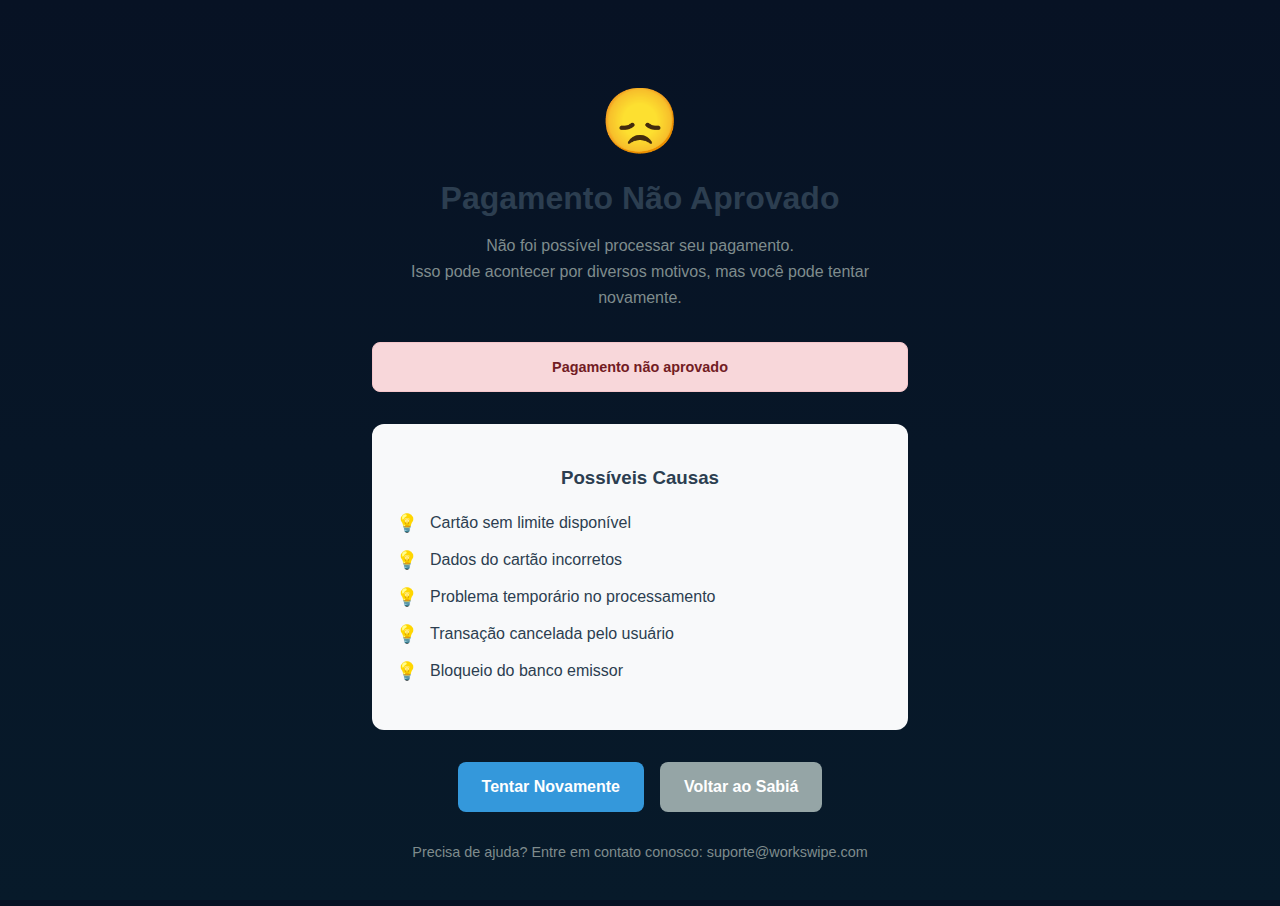
<file: projeto-master/failure.html>
<!DOCTYPE html>
<html lang="pt-BR">
<head>
    <meta charset="utf-8">
    <meta name="viewport" content="width=device-width,initial-scale=1">
    <title>Pagamento Cancelado - Sabiá</title>
    <link rel="stylesheet" href="assets/css/base.css">
    <link rel="icon" href="data:,">
    <style>
        .callback-page {
            max-width: 600px;
            margin: 2rem auto;
            padding: 2rem;
            text-align: center;
            font-family: -apple-system, BlinkMacSystemFont, 'Segoe UI', Roboto, sans-serif;
        }
        
        .failure-icon {
            font-size: 4rem;
            color: #e74c3c;
            margin-bottom: 1rem;
        }
        
        .failure-title {
            font-size: 2rem;
            color: #2c3e50;
            margin-bottom: 1rem;
        }
        
        .failure-message {
            color: #7f8c8d;
            margin-bottom: 2rem;
            line-height: 1.6;
        }
        
        .action-buttons {
            display: flex;
            gap: 1rem;
            justify-content: center;
            flex-wrap: wrap;
            margin: 2rem 0;
        }
        
        .button {
            padding: 1rem 1.5rem;
            border-radius: 8px;
            font-size: 1rem;
            font-weight: bold;
            cursor: pointer;
            text-decoration: none;
            display: inline-block;
            transition: all 0.3s ease;
            border: none;
        }
        
        .button-primary {
            background: #3498db;
            color: white;
        }
        
        .button-primary:hover {
            background: #2980b9;
            transform: translateY(-2px);
        }
        
        .button-secondary {
            background: #95a5a6;
            color: white;
        }
        
        .button-secondary:hover {
            background: #7f8c8d;
            transform: translateY(-2px);
        }
        
        .help-section {
            background: #f8f9fa;
            padding: 1.5rem;
            border-radius: 12px;
            margin: 2rem 0;
            text-align: left;
        }
        
        .help-section h3 {
            color: #2c3e50;
            margin-bottom: 1rem;
            text-align: center;
        }
        
        .help-section ul {
            list-style: none;
            padding: 0;
        }
        
        .help-section li {
            padding: 0.5rem 0;
            display: flex;
            align-items: center;
            color: #2c3e50;
        }
        
        .help-section li::before {
            content: '💡';
            margin-right: 0.75rem;
            font-size: 1.1rem;
        }
        
        .payment-error {
            background: #f8d7da;
            border: 1px solid #f5c6cb;
            color: #721c24;
            padding: 1rem;
            border-radius: 8px;
            margin: 1rem 0;
            font-size: 0.9rem;
        }
    </style>
</head>
<body>
    <div class="callback-page">
        <div class="failure-icon">😞</div>
        
        <h1 class="failure-title">Pagamento Não Aprovado</h1>
        
        <p class="failure-message">
            Não foi possível processar seu pagamento.<br>
            Isso pode acontecer por diversos motivos, mas você pode tentar novamente.
        </p>
        
        <div class="payment-error" id="paymentError">
            <strong>Status do Pagamento:</strong> Processando informações...
        </div>
        
        <div class="help-section">
            <h3>Possíveis Causas</h3>
            <ul>
                <li>Cartão sem limite disponível</li>
                <li>Dados do cartão incorretos</li>
                <li>Problema temporário no processamento</li>
                <li>Transação cancelada pelo usuário</li>
                <li>Bloqueio do banco emissor</li>
            </ul>
        </div>
        
        <div class="action-buttons">
            <a href="premium.html" class="button button-primary">
                Tentar Novamente
            </a>
            <a href="main.html" class="button button-secondary">
                Voltar ao Sabiá
            </a>
        </div>
        
        <p style="margin-top: 2rem; color: #7f8c8d; font-size: 0.9rem;">
            Precisa de ajuda? Entre em contato conosco: suporte@workswipe.com
        </p>
    </div>

    <script>
        // Processar parâmetros de retorno do MercadoPago
        function processPaymentFailure() {
            const urlParams = new URLSearchParams(window.location.search);
            const paymentId = urlParams.get('payment_id');
            const status = urlParams.get('status');
            const statusDetail = urlParams.get('status_detail');
            
            const paymentErrorDiv = document.getElementById('paymentError');
            
            let errorMessage = 'Pagamento não aprovado';
            let errorDetail = '';
            
            // Mapear status do MercadoPago para mensagens amigáveis
            switch (status) {
                case 'rejected':
                    errorMessage = 'Pagamento rejeitado';
                    break;
                case 'cancelled':
                    errorMessage = 'Pagamento cancelado';
                    break;
                case 'failure':
                    errorMessage = 'Falha no pagamento';
                    break;
                default:
                    if (status) {
                        errorMessage = `Status: ${status}`;
                    }
            }
            
            // Detalhes específicos do erro
            switch (statusDetail) {
                case 'cc_rejected_insufficient_amount':
                    errorDetail = 'Cartão sem limite disponível';
                    break;
                case 'cc_rejected_bad_filled_card_number':
                    errorDetail = 'Número do cartão incorreto';
                    break;
                case 'cc_rejected_bad_filled_date':
                    errorDetail = 'Data de vencimento incorreta';
                    break;
                case 'cc_rejected_bad_filled_security_code':
                    errorDetail = 'Código de segurança incorreto';
                    break;
                case 'cc_rejected_call_for_authorize':
                    errorDetail = 'Entre em contato com seu banco';
                    break;
                default:
                    if (statusDetail) {
                        errorDetail = statusDetail;
                    }
            }
            
            paymentErrorDiv.innerHTML = `
                <strong>${errorMessage}</strong>
                ${errorDetail ? `<br>Detalhe: ${errorDetail}` : ''}
                ${paymentId ? `<br>ID da Transação: ${paymentId}` : ''}
            `;
        }

        // Executar quando a página carregar
        document.addEventListener('DOMContentLoaded', processPaymentFailure);
    </script>
</body>
</html>
</file>
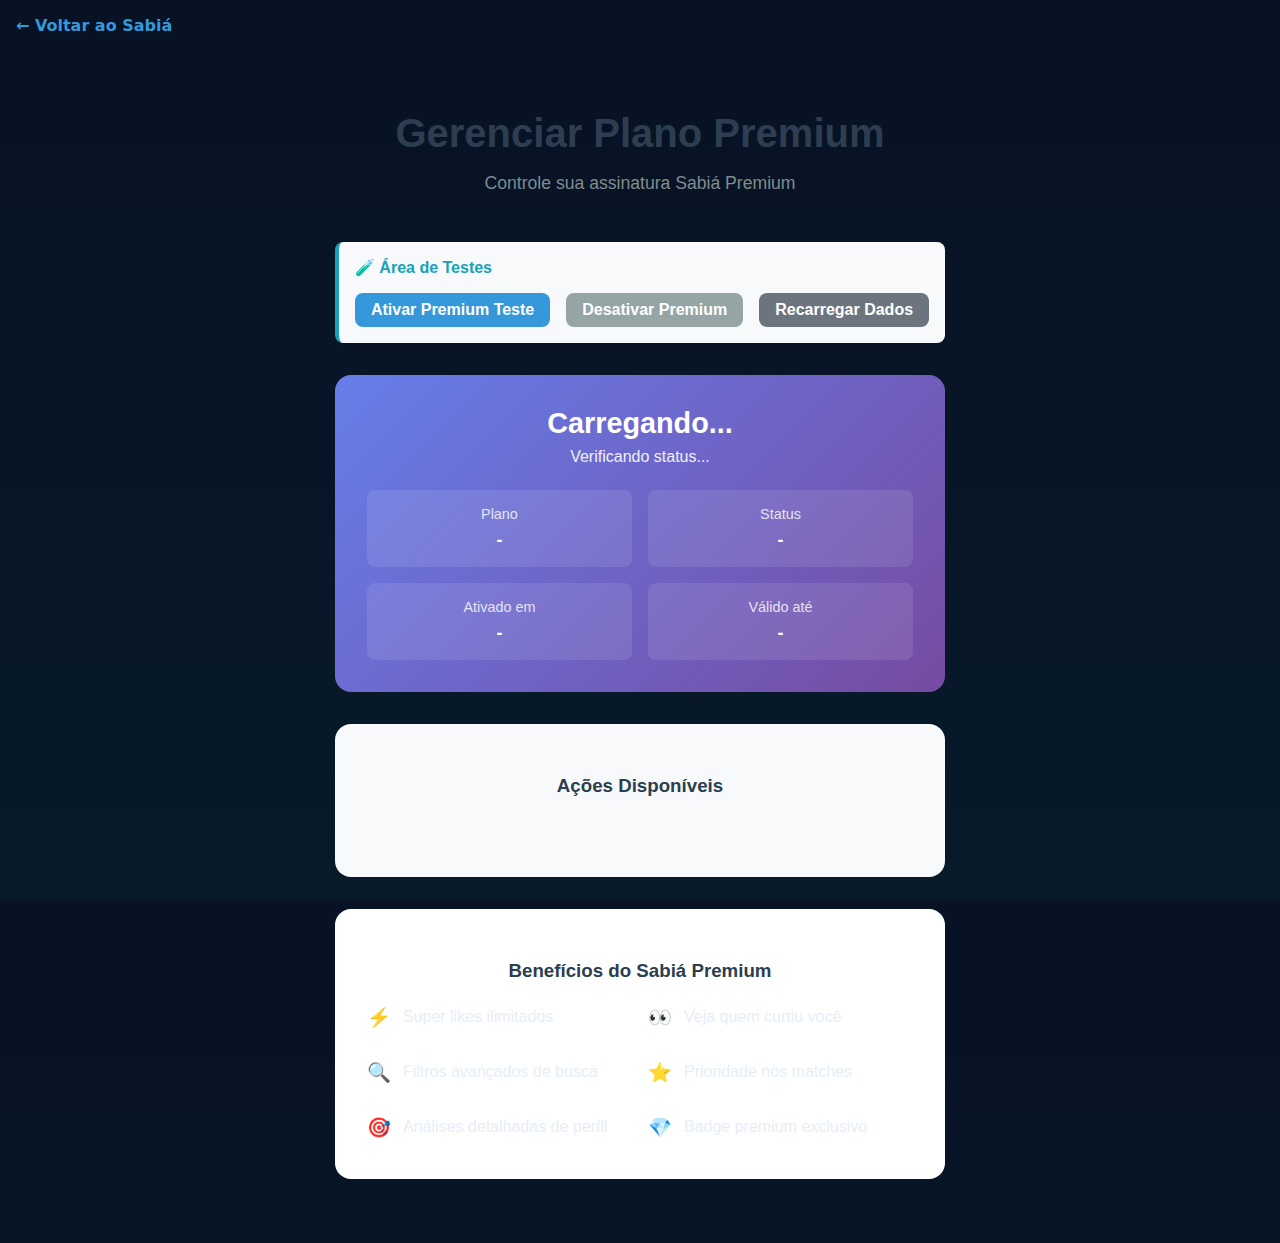
<file: projeto-master/manage-premium.html>
<!DOCTYPE html>
<html lang="pt-BR">
<head>
    <meta charset="utf-8">
    <meta name="viewport" content="width=device-width,initial-scale=1">
    <title>Gerenciar Plano Premium - Sabiá</title>
    <link rel="stylesheet" href="assets/css/base.css">
    <link rel="stylesheet" href="assets/css/manage-premium.css">
    <link rel="icon" href="data:,">
</head>
<body>
    <a href="main.html" class="back-link">
        ← Voltar ao Sabiá
    </a>
    
    <div class="manage-page">
        <div class="manage-header">
            <h1>Gerenciar Plano Premium</h1>
            <p>Controle sua assinatura Sabiá Premium</p>
        </div>

        <div id="statusMessage" class="status-message" style="display: none;"></div>

        <!-- Botões de Teste (apenas para desenvolvimento) -->
        <div style="background: #f8f9fa; padding: 1rem; border-radius: 8px; margin-bottom: 2rem; border-left: 4px solid #17a2b8;">
            <h4 style="margin: 0 0 1rem 0; color: #17a2b8;">🧪 Área de Testes</h4>
            <div style="display: flex; gap: 1rem; flex-wrap: wrap;">
                <button onclick="activateTestPremium()" class="button button-primary" style="min-width: auto; padding: 0.5rem 1rem;">
                    Ativar Premium Teste
                </button>
                <button onclick="deactivateTestPremium()" class="button button-secondary" style="min-width: auto; padding: 0.5rem 1rem;">
                    Desativar Premium
                </button>
                <button onclick="loadPlanInfo()" class="button" style="min-width: auto; padding: 0.5rem 1rem; background: #6c757d; color: white;">
                    Recarregar Dados
                </button>
            </div>
        </div>

        <!-- Informações do Plano -->
        <div id="planInfo" class="plan-info">
            <div class="plan-title" id="planTitle">Carregando...</div>
            <div class="plan-status" id="planStatus">Verificando status...</div>
            
            <div class="plan-details">
                <div class="detail-item">
                    <div class="detail-label">Plano</div>
                    <div class="detail-value" id="planType">-</div>
                </div>
                <div class="detail-item">
                    <div class="detail-label">Status</div>
                    <div class="detail-value" id="planStatusDetail">-</div>
                </div>
                <div class="detail-item">
                    <div class="detail-label">Ativado em</div>
                    <div class="detail-value" id="activatedDate">-</div>
                </div>
                <div class="detail-item">
                    <div class="detail-label">Válido até</div>
                    <div class="detail-value" id="expirationDate">-</div>
                </div>
            </div>
        </div>

        <!-- Ações do Plano -->
        <div id="actionsSection" class="actions-section">
            <h3>Ações Disponíveis</h3>
            
            <div class="action-buttons" id="actionButtons">
                <!-- Botões serão inseridos dinamicamente -->
            </div>

            <!-- Formulário de Cancelamento -->
            <div id="cancelForm" class="cancel-form">
                <h4>Cancelar Plano Premium</h4>
                <p>Tem certeza de que deseja cancelar seu plano premium? Você perderá o acesso aos recursos premium imediatamente.</p>
                
                <div class="form-group">
                    <label for="cancelReason">Motivo do cancelamento:</label>
                    <select id="cancelReason">
                        <option value="">Selecione um motivo (opcional)</option>
                        <option value="muito_caro">Muito caro</option>
                        <option value="nao_uso">Não uso os recursos</option>
                        <option value="problemas_tecnicos">Problemas técnicos</option>
                        <option value="encontrei_alternativa">Encontrei uma alternativa</option>
                        <option value="temporario">Pausa temporária</option>
                        <option value="outro">Outro</option>
                    </select>
                </div>
                
                <div class="form-group">
                    <label for="cancelComments">Comentários adicionais (opcional):</label>
                    <textarea id="cancelComments" placeholder="Nos ajude a melhorar contando mais sobre sua experiência..."></textarea>
                </div>
                
                <div class="action-buttons">
                    <button class="button button-danger" onclick="confirmCancellation()">
                        Confirmar Cancelamento
                    </button>
                    <button class="button button-secondary" onclick="hideCancelForm()">
                        Manter Plano
                    </button>
                </div>
            </div>
        </div>

        <!-- Benefícios Premium -->
        <div class="benefits-list" id="benefitsList">
            <h3>Benefícios do Sabiá Premium</h3>
            <div class="benefits-grid">
                <div class="benefit-item">
                    <span class="benefit-icon">⚡</span>
                    <span>Super likes ilimitados</span>
                </div>
                <div class="benefit-item">
                    <span class="benefit-icon">👀</span>
                    <span>Veja quem curtiu você</span>
                </div>
                <div class="benefit-item">
                    <span class="benefit-icon">🔍</span>
                    <span>Filtros avançados de busca</span>
                </div>
                <div class="benefit-item">
                    <span class="benefit-icon">⭐</span>
                    <span>Prioridade nos matches</span>
                </div>
                <div class="benefit-item">
                    <span class="benefit-icon">🎯</span>
                    <span>Análises detalhadas de perfil</span>
                </div>
                <div class="benefit-item">
                    <span class="benefit-icon">💎</span>
                    <span>Badge premium exclusivo</span>
                </div>
            </div>
        </div>
    </div>

    <!-- Loading Overlay -->
    <div id="loadingOverlay" class="loading-overlay">
        <div class="loading-spinner">
            <div class="spinner"></div>
            <p id="loadingMessage">Processando...</p>
        </div>
    </div>

    <script type="module">
        // Tentar importar MercadoPago, mas não falhar se não conseguir
        let mercadoPagoPayments = null;
        try {
            const module = await import('./assets/js/mercadopago-config.js');
            mercadoPagoPayments = module.mercadoPagoPayments;
            console.log('MercadoPago carregado com sucesso');
        } catch (error) {
            console.warn('MercadoPago não pôde ser carregado:', error.message);
        }

        let currentPremiumData = null;

        // Mostrar mensagem de status
        function showStatus(message, type = 'info') {
            const statusDiv = document.getElementById('statusMessage');
            statusDiv.textContent = message;
            statusDiv.className = `status-message status-${type}`;
            statusDiv.style.display = 'block';
            
            // Auto-ocultar após 5 segundos
            setTimeout(() => {
                statusDiv.style.display = 'none';
            }, 5000);
        }

        // Mostrar/ocultar loading
        function showLoading(show = true, message = 'Processando...') {
            document.getElementById('loadingMessage').textContent = message;
            document.getElementById('loadingOverlay').style.display = show ? 'flex' : 'none';
        }

        // Carregar informações do plano
        async function loadPlanInfo() {
            try {
                showLoading(true, 'Carregando informações do plano...');

                const currentUser = JSON.parse(localStorage.getItem('currentUser') || '{}');
                console.log('Usuário atual:', currentUser);
                
                // Se não há usuário logado, criar um usuário padrão para teste
                if (!currentUser.email) {
                    const defaultUser = {
                        email: 'usuario@workswipe.com',
                        name: 'Usuário Teste'
                    };
                    localStorage.setItem('currentUser', JSON.stringify(defaultUser));
                    console.log('Usuário padrão criado para teste:', defaultUser);
                    currentUser.email = defaultUser.email;
                    currentUser.name = defaultUser.name;
                }

                // Verificar se há dados premium no localStorage (sistema antigo)
                const localPremium = JSON.parse(localStorage.getItem('ws_premium') || 'false');
                const premiumStatus = JSON.parse(localStorage.getItem('premiumStatus') || 'null');
                console.log('Premium no localStorage (ws_premium):', localPremium);
                console.log('Status premium (premiumStatus):', premiumStatus);

                let backendData = { isPremium: false };
                
                try {
                    // Tentar buscar dados do backend
                    const response = await fetch(`http://localhost:3001/api/user-premium/${encodeURIComponent(currentUser.email)}`);
                    
                    if (response.ok) {
                        backendData = await response.json();
                        console.log('Dados do backend:', backendData);
                    } else {
                        console.warn('Backend não disponível, usando dados locais');
                    }
                } catch (error) {
                    console.warn('Erro ao conectar com backend:', error.message);
                }

                // Combinar dados do localStorage com backend (prioridade para localStorage se houver conflito)
                const isPremiumFromLocal = localPremium || (premiumStatus && premiumStatus.isPremium);
                
                const premiumData = {
                    isPremium: isPremiumFromLocal || backendData.isPremium,
                    planId: backendData.planId || (premiumStatus && premiumStatus.premiumPlan) || (isPremiumFromLocal ? 'monthly' : null),
                    activatedAt: backendData.activatedAt || (isPremiumFromLocal ? new Date().toISOString() : null),
                    expirationDate: backendData.expirationDate || (premiumStatus && premiumStatus.premiumExpiration) || (isPremiumFromLocal ? new Date(Date.now() + 30 * 24 * 60 * 60 * 1000).toISOString() : null),
                    cancelledAt: backendData.cancelledAt || (premiumStatus && premiumStatus.cancelledAt),
                    cancellationReason: backendData.cancellationReason || (premiumStatus && premiumStatus.cancellationReason),
                    lastPlanId: backendData.lastPlanId || (premiumStatus && premiumStatus.lastPlanId)
                };

                console.log('Dados finais combinados:', premiumData);
                currentPremiumData = premiumData;

                updatePlanUI(premiumData);

            } catch (error) {
                console.error('Erro ao carregar plano:', error);
                showStatus('Erro ao carregar informações do plano: ' + error.message, 'error');
            } finally {
                showLoading(false);
            }
        }

        // Atualizar interface com dados do plano
        function updatePlanUI(data) {
            const planInfo = document.getElementById('planInfo');
            const planTitle = document.getElementById('planTitle');
            const planStatus = document.getElementById('planStatus');
            const planType = document.getElementById('planType');
            const planStatusDetail = document.getElementById('planStatusDetail');
            const activatedDate = document.getElementById('activatedDate');
            const expirationDate = document.getElementById('expirationDate');
            const actionButtons = document.getElementById('actionButtons');

            if (data.isPremium) {
                // Usuário tem premium ativo
                planInfo.className = 'plan-info';
                planTitle.textContent = 'Sabiá Premium Ativo';
                planStatus.textContent = 'Seu plano premium está ativo e funcionando';
                
                planType.textContent = data.planId === 'monthly' ? 'Mensal' : 'Anual';
                planStatusDetail.textContent = 'Ativo';
                activatedDate.textContent = data.activatedAt ? 
                    new Date(data.activatedAt).toLocaleDateString('pt-BR') : '-';
                expirationDate.textContent = data.expirationDate ? 
                    new Date(data.expirationDate).toLocaleDateString('pt-BR') : '-';

                // Botões para usuário premium
                actionButtons.innerHTML = `
                    <button class="button button-primary" onclick="window.location.href='premium.html'">
                        Alterar Plano
                    </button>
                    <button class="button button-danger" onclick="showCancelForm()">
                        Cancelar Plano
                    </button>
                `;

            } else if (data.cancelledAt) {
                // Usuário cancelou o premium
                planInfo.className = 'plan-info cancelled';
                planTitle.textContent = 'Plano Premium Cancelado';
                planStatus.textContent = 'Seu plano premium foi cancelado';
                
                planType.textContent = data.lastPlanId ? 
                    (data.lastPlanId === 'monthly' ? 'Mensal' : 'Anual') : '-';
                planStatusDetail.textContent = 'Cancelado';
                activatedDate.textContent = data.activatedAt ? 
                    new Date(data.activatedAt).toLocaleDateString('pt-BR') : '-';
                expirationDate.textContent = data.cancelledAt ? 
                    new Date(data.cancelledAt).toLocaleDateString('pt-BR') : '-';

                // Botões para usuário que cancelou
                actionButtons.innerHTML = `
                    <button class="button button-primary" onclick="window.location.href='premium.html'">
                        Reativar Premium
                    </button>
                `;

                if (data.cancellationReason) {
                    showStatus(`Plano cancelado. Motivo: ${data.cancellationReason}`, 'info');
                }

            } else {
                // Usuário não tem premium
                planInfo.className = 'plan-info cancelled';
                planTitle.textContent = 'Sem Plano Premium';
                planStatus.textContent = 'Você não possui um plano premium ativo';
                
                planType.textContent = '-';
                planStatusDetail.textContent = 'Inativo';
                activatedDate.textContent = '-';
                expirationDate.textContent = '-';

                // Botões para usuário sem premium
                actionButtons.innerHTML = `
                    <button class="button button-primary" onclick="window.location.href='premium.html'">
                        Assinar Premium
                    </button>
                `;
            }
        }

        // Mostrar formulário de cancelamento
        window.showCancelForm = function() {
            document.getElementById('cancelForm').style.display = 'block';
        };

        // Ocultar formulário de cancelamento
        window.hideCancelForm = function() {
            document.getElementById('cancelForm').style.display = 'none';
        };

        // Confirmar cancelamento
        window.confirmCancellation = async function() {
            try {
                const reason = document.getElementById('cancelReason').value;
                const comments = document.getElementById('cancelComments').value;
                
                const fullReason = comments ? `${reason}: ${comments}` : reason;

                showLoading(true, 'Cancelando plano...');

                // Verificar se o MercadoPagoUtils está disponível
                if (typeof window.MercadoPagoUtils !== 'undefined' && window.MercadoPagoUtils.cancelPremium) {
                    const result = await window.MercadoPagoUtils.cancelPremium(fullReason);
                } else {
                    // Cancelamento local se MercadoPago não estiver disponível
                    console.warn('MercadoPagoUtils não disponível, cancelando localmente');
                    
                    // Desativar premium localmente
                    localStorage.setItem('ws_premium', JSON.stringify(false));
                    
                    const cancelData = {
                        isPremium: false,
                        cancelledAt: new Date().toISOString(),
                        cancellationReason: fullReason,
                        lastPlanId: 'monthly'
                    };
                    
                    localStorage.setItem('premiumStatus', JSON.stringify(cancelData));
                }
                
                showStatus('Plano premium cancelado com sucesso!', 'success');
                
                // Recarregar informações
                setTimeout(() => {
                    loadPlanInfo();
                    hideCancelForm();
                }, 1500);

            } catch (error) {
                console.error('Erro ao cancelar:', error);
                showStatus('Erro ao cancelar plano. Tentando cancelamento local...', 'error');
                
                // Fallback: cancelar localmente mesmo com erro
                try {
                    localStorage.setItem('ws_premium', JSON.stringify(false));
                    localStorage.removeItem('premiumStatus');
                    
                    setTimeout(() => {
                        showStatus('Plano cancelado localmente!', 'success');
                        loadPlanInfo();
                        hideCancelForm();
                    }, 1000);
                } catch (localError) {
                    showStatus('Erro crítico: ' + localError.message, 'error');
                }
            } finally {
                showLoading(false);
            }
        };

        // Funções de teste
        window.activateTestPremium = function() {
            // Ativar premium no formato do app principal
            localStorage.setItem('ws_premium', JSON.stringify(true));
            
            // Ativar premium no formato do sistema de pagamentos
            const premiumData = {
                isPremium: true,
                premiumPlan: 'monthly',
                premiumExpiration: new Date(Date.now() + 30 * 24 * 60 * 60 * 1000).toISOString(),
                premiumFeatures: ['unlimited_super_likes', 'see_who_likes', 'advanced_filters', 'priority_matches']
            };
            
            localStorage.setItem('premiumStatus', JSON.stringify(premiumData));
            
            // Atualizar dados do usuário atual
            const currentUser = JSON.parse(localStorage.getItem('currentUser') || '{}');
            Object.assign(currentUser, premiumData);
            localStorage.setItem('currentUser', JSON.stringify(currentUser));
            
            showStatus('✅ Premium ativado para teste!', 'success');
            
            // Recarregar dados
            setTimeout(() => loadPlanInfo(), 1000);
        };

        window.deactivateTestPremium = function() {
            localStorage.setItem('ws_premium', JSON.stringify(false));
            localStorage.removeItem('premiumStatus');
            
            const currentUser = JSON.parse(localStorage.getItem('currentUser') || '{}');
            delete currentUser.isPremium;
            delete currentUser.premiumPlan;
            delete currentUser.premiumExpiration;
            delete currentUser.premiumFeatures;
            localStorage.setItem('currentUser', JSON.stringify(currentUser));
            
            showStatus('❌ Premium desativado!', 'info');
            
            // Recarregar dados
            setTimeout(() => loadPlanInfo(), 1000);
        };

        // Inicializar página
        document.addEventListener('DOMContentLoaded', function() {
            loadPlanInfo();
        });
    </script>
</body>
</html>
</file>
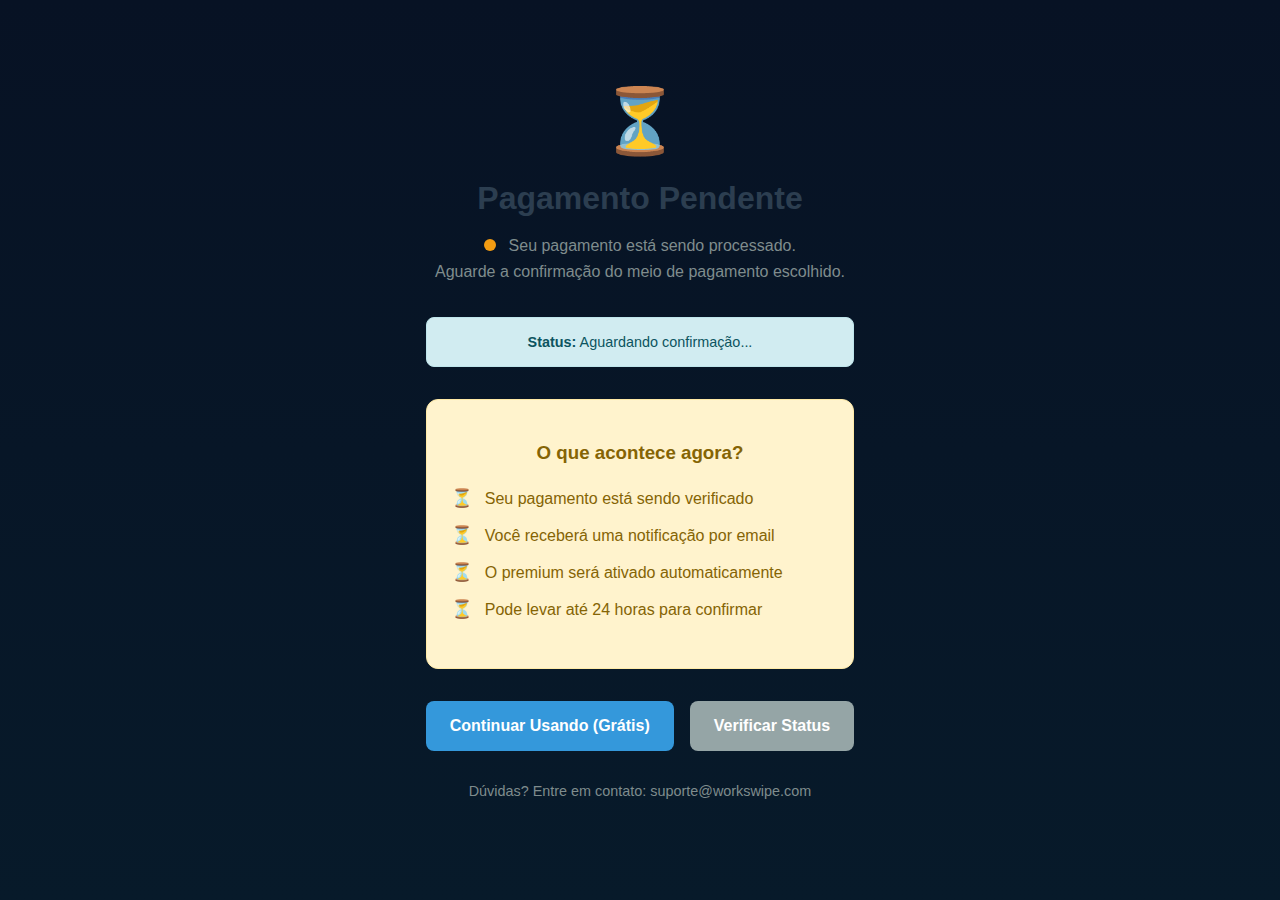
<file: projeto-master/pending.html>
<!DOCTYPE html>
<html lang="pt-BR">
<head>
    <meta charset="utf-8">
    <meta name="viewport" content="width=device-width,initial-scale=1">
    <title>Pagamento Pendente - Sabiá</title>
    <link rel="stylesheet" href="assets/css/base.css">
    <link rel="icon" href="data:,">
    <style>
        .callback-page {
            max-width: 600px;
            margin: 2rem auto;
            padding: 2rem;
            text-align: center;
            font-family: -apple-system, BlinkMacSystemFont, 'Segoe UI', Roboto, sans-serif;
        }
        
        .pending-icon {
            font-size: 4rem;
            color: #f39c12;
            margin-bottom: 1rem;
        }
        
        .pending-title {
            font-size: 2rem;
            color: #2c3e50;
            margin-bottom: 1rem;
        }
        
        .pending-message {
            color: #7f8c8d;
            margin-bottom: 2rem;
            line-height: 1.6;
        }
        
        .action-buttons {
            display: flex;
            gap: 1rem;
            justify-content: center;
            flex-wrap: wrap;
            margin: 2rem 0;
        }
        
        .button {
            padding: 1rem 1.5rem;
            border-radius: 8px;
            font-size: 1rem;
            font-weight: bold;
            cursor: pointer;
            text-decoration: none;
            display: inline-block;
            transition: all 0.3s ease;
            border: none;
        }
        
        .button-primary {
            background: #3498db;
            color: white;
        }
        
        .button-primary:hover {
            background: #2980b9;
            transform: translateY(-2px);
        }
        
        .button-secondary {
            background: #95a5a6;
            color: white;
        }
        
        .button-secondary:hover {
            background: #7f8c8d;
            transform: translateY(-2px);
        }
        
        .instructions-section {
            background: #fff3cd;
            border: 1px solid #ffeaa7;
            padding: 1.5rem;
            border-radius: 12px;
            margin: 2rem 0;
            text-align: left;
        }
        
        .instructions-section h3 {
            color: #856404;
            margin-bottom: 1rem;
            text-align: center;
        }
        
        .instructions-section ul {
            list-style: none;
            padding: 0;
            color: #856404;
        }
        
        .instructions-section li {
            padding: 0.5rem 0;
            display: flex;
            align-items: center;
        }
        
        .instructions-section li::before {
            content: '⏳';
            margin-right: 0.75rem;
            font-size: 1.1rem;
        }
        
        .payment-info {
            background: #d1ecf1;
            border: 1px solid #bee5eb;
            color: #0c5460;
            padding: 1rem;
            border-radius: 8px;
            margin: 1rem 0;
            font-size: 0.9rem;
        }
        
        .status-indicator {
            display: inline-block;
            width: 12px;
            height: 12px;
            background: #f39c12;
            border-radius: 50%;
            margin-right: 0.5rem;
            animation: pulse 2s infinite;
        }
        
        @keyframes pulse {
            0% { opacity: 1; }
            50% { opacity: 0.5; }
            100% { opacity: 1; }
        }
    </style>
</head>
<body>
    <div class="callback-page">
        <div class="pending-icon">⏳</div>
        
        <h1 class="pending-title">Pagamento Pendente</h1>
        
        <p class="pending-message">
            <span class="status-indicator"></span>
            Seu pagamento está sendo processado.<br>
            Aguarde a confirmação do meio de pagamento escolhido.
        </p>
        
        <div class="payment-info" id="paymentInfo">
            <strong>Status:</strong> Aguardando confirmação...
        </div>
        
        <div class="instructions-section">
            <h3>O que acontece agora?</h3>
            <ul>
                <li>Seu pagamento está sendo verificado</li>
                <li>Você receberá uma notificação por email</li>
                <li>O premium será ativado automaticamente</li>
                <li>Pode levar até 24 horas para confirmar</li>
            </ul>
        </div>
        
        <div class="action-buttons">
            <a href="main.html" class="button button-primary">
                Continuar Usando (Grátis)
            </a>
            <button onclick="checkPaymentStatus()" class="button button-secondary">
                Verificar Status
            </button>
        </div>
        
        <p style="margin-top: 2rem; color: #7f8c8d; font-size: 0.9rem;">
            Dúvidas? Entre em contato: suporte@workswipe.com
        </p>
    </div>

    <script>
        let paymentId = null;
        let checkInterval = null;

        // Processar parâmetros de retorno do MercadoPago
        function processPaymentPending() {
            const urlParams = new URLSearchParams(window.location.search);
            paymentId = urlParams.get('payment_id');
            const status = urlParams.get('status');
            const paymentType = urlParams.get('payment_type');
            
            const paymentInfoDiv = document.getElementById('paymentInfo');
            
            let statusMessage = 'Aguardando confirmação...';
            let instructions = '';
            
            // Mensagens específicas por tipo de pagamento
            switch (paymentType) {
                case 'ticket':
                    statusMessage = 'Boleto gerado - Aguardando pagamento';
                    instructions = 'Pague o boleto em qualquer banco ou aplicativo';
                    break;
                case 'pix':
                    statusMessage = 'PIX gerado - Aguardando pagamento';
                    instructions = 'Escaneie o QR Code ou copie o código PIX';
                    break;
                case 'credit_card':
                    statusMessage = 'Cartão em análise - Aguardando aprovação';
                    instructions = 'Seu banco está analisando a transação';
                    break;
                case 'debit_card':
                    statusMessage = 'Débito em processamento';
                    instructions = 'Aguarde a confirmação do banco';
                    break;
                default:
                    if (status === 'pending') {
                        statusMessage = 'Pagamento pendente de aprovação';
                        instructions = 'Aguarde a confirmação do processador';
                    }
            }
            
            paymentInfoDiv.innerHTML = `
                <strong>Status:</strong> ${statusMessage}
                ${paymentId ? `<br><strong>ID da Transação:</strong> ${paymentId}` : ''}
                ${instructions ? `<br><strong>Próximos passos:</strong> ${instructions}` : ''}
            `;

            // Iniciar verificação automática de status (opcional)
            if (paymentId) {
                startStatusCheck();
            }
        }

        // Verificar status do pagamento (simulado)
        function checkPaymentStatus() {
            if (!paymentId) {
                alert('ID do pagamento não disponível');
                return;
            }

            // Em uma implementação real, aqui faria uma requisição para seu backend
            // para verificar o status atualizado no MercadoPago
            
            const paymentInfoDiv = document.getElementById('paymentInfo');
            paymentInfoDiv.innerHTML = `
                <strong>Verificando status...</strong><br>
                Consultando o MercadoPago...
            `;
            
            // Simular verificação
            setTimeout(() => {
                paymentInfoDiv.innerHTML = `
                    <strong>Status:</strong> Ainda pendente<br>
                    <strong>ID da Transação:</strong> ${paymentId}<br>
                    <em>Última verificação: ${new Date().toLocaleTimeString('pt-BR')}</em>
                `;
            }, 2000);
        }

        // Iniciar verificação automática de status
        function startStatusCheck() {
            // Verificar status a cada 30 segundos por 10 minutos
            let attempts = 0;
            const maxAttempts = 20; // 20 * 30s = 10 minutos

            checkInterval = setInterval(() => {
                attempts++;
                
                // Em uma implementação real, verificaria o status via API
                console.log(`Verificação automática ${attempts}/${maxAttempts}`);
                
                // Parar após máximo de tentativas
                if (attempts >= maxAttempts) {
                    clearInterval(checkInterval);
                    console.log('Verificação automática finalizada');
                }
                
                // Aqui você implementaria a lógica para verificar se o pagamento foi aprovado
                // e redirecionar para success.html se necessário
                
            }, 30000); // 30 segundos
        }

        // Limpar interval ao sair da página
        window.addEventListener('beforeunload', () => {
            if (checkInterval) {
                clearInterval(checkInterval);
            }
        });

        // Executar quando a página carregar
        document.addEventListener('DOMContentLoaded', processPaymentPending);
    </script>
</body>
</html>
</file>
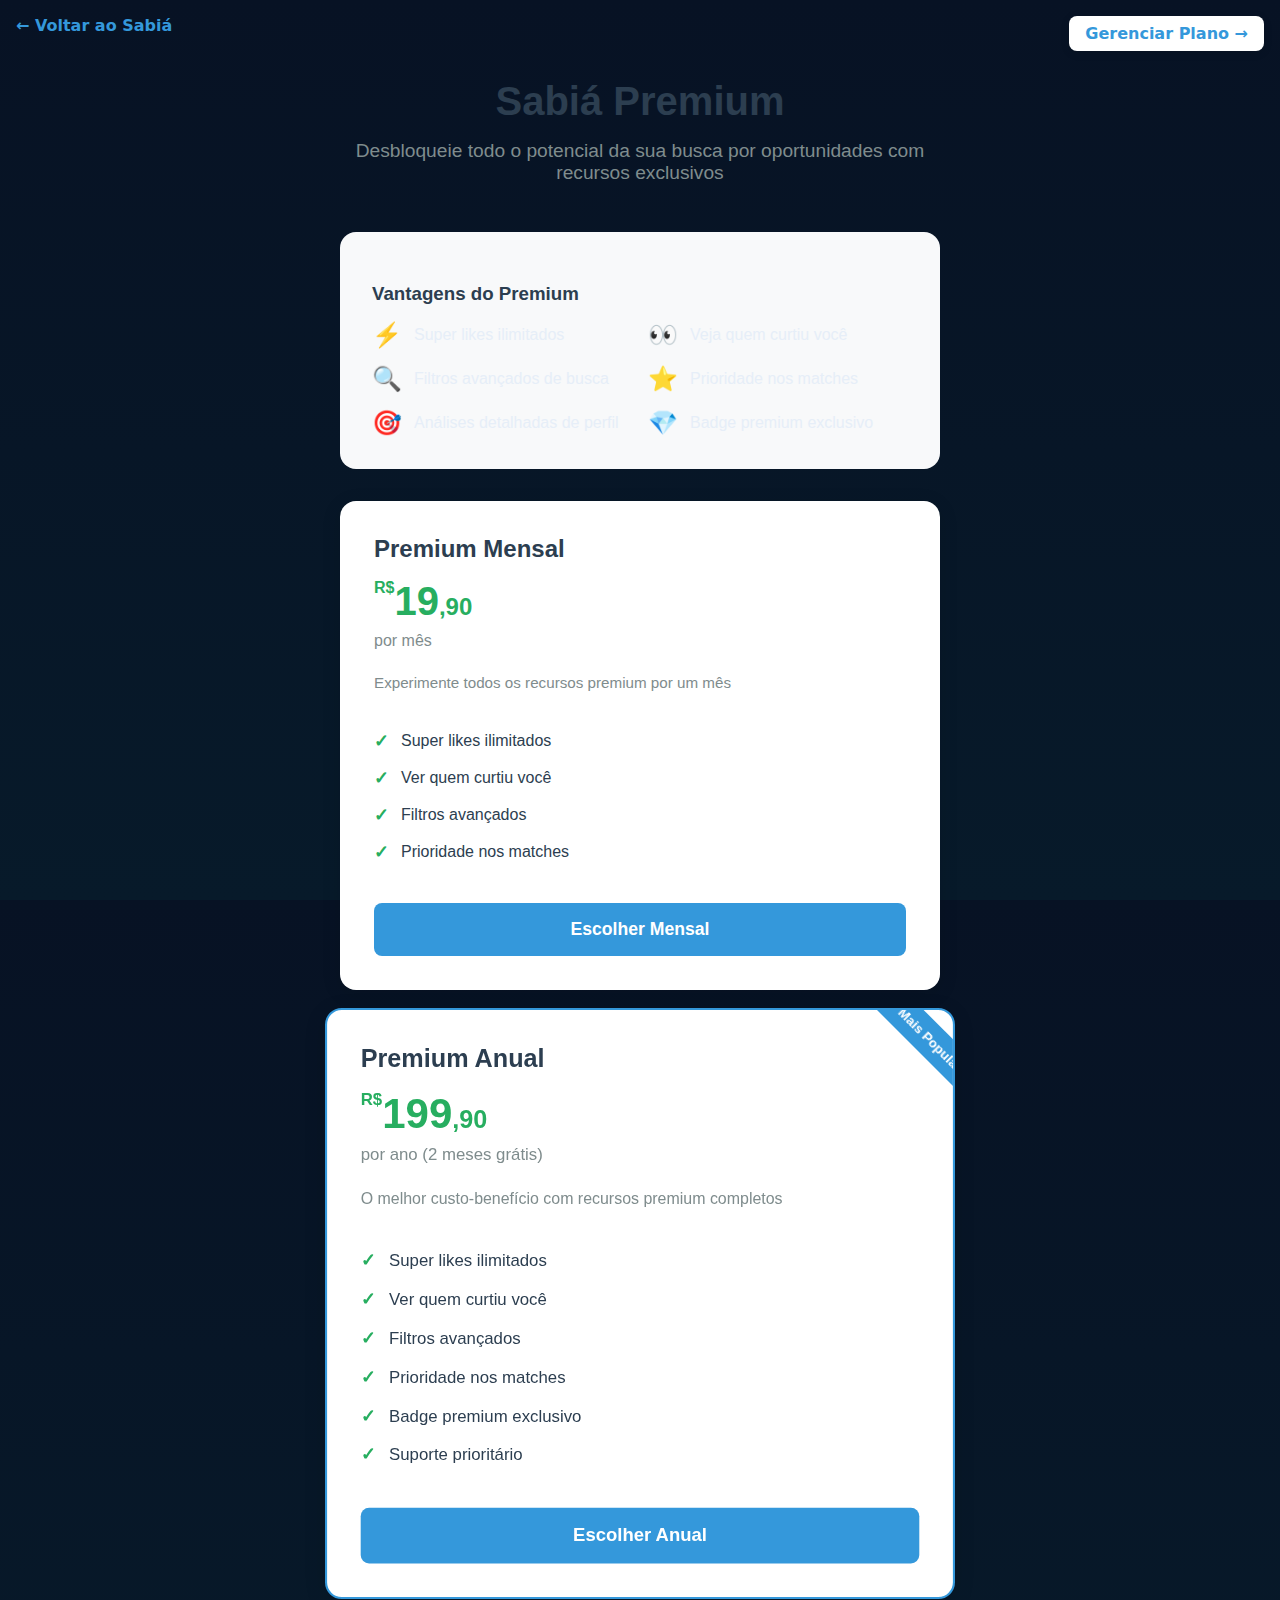
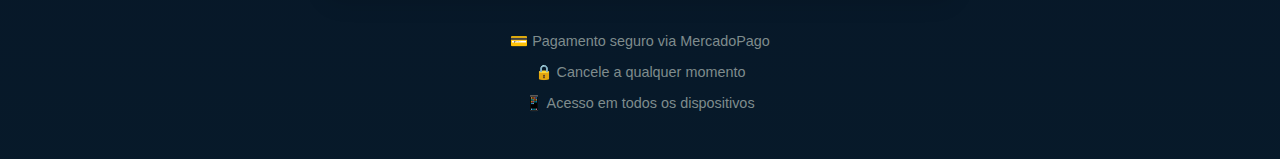
<file: projeto-master/premium.html>
<!DOCTYPE html>
<html lang="pt-BR">
<head>
    <meta charset="utf-8">
    <meta name="viewport" content="width=device-width,initial-scale=1">
    <title>Sabiá Premium - Planos</title>
    <link rel="stylesheet" href="assets/css/base.css">
    <link rel="icon" href="data:,">
    <style>
        .premium-page {
            max-width: 1200px;
            margin: 0 auto;
            padding: 2rem;
            font-family: -apple-system, BlinkMacSystemFont, 'Segoe UI', Roboto, sans-serif;
        }
        
        .premium-header {
            text-align: center;
            margin-bottom: 3rem;
        }
        
        .premium-header h1 {
            font-size: 2.5rem;
            color: #2c3e50;
            margin-bottom: 1rem;
        }
        
        .premium-header p {
            font-size: 1.2rem;
            color: #7f8c8d;
            max-width: 600px;
            margin: 0 auto;
        }
        
        .plans-container {
            display: grid;
            grid-template-columns: repeat(auto-fit, minmax(300px, 1fr));
            gap: 2rem;
            margin-bottom: 3rem;
        }
        
        .plan-card {
            background: white;
            border-radius: 16px;
            padding: 2rem;
            box-shadow: 0 4px 20px rgba(0,0,0,0.1);
            border: 2px solid transparent;
            transition: all 0.3s ease;
            position: relative;
            overflow: hidden;
        }
        
        .plan-card.popular {
            border-color: #3498db;
            transform: scale(1.05);
        }
        
        .plan-card.popular::before {
            content: 'Mais Popular';
            position: absolute;
            top: 0;
            right: 0;
            background: #3498db;
            color: white;
            padding: 0.5rem 1rem;
            font-size: 0.8rem;
            font-weight: bold;
            transform: rotate(45deg) translate(30%, -50%);
            transform-origin: center;
        }
        
        .plan-card:hover {
            transform: translateY(-5px);
            box-shadow: 0 8px 30px rgba(0,0,0,0.15);
        }
        
        .plan-title {
            font-size: 1.5rem;
            font-weight: bold;
            color: #2c3e50;
            margin-bottom: 1rem;
        }
        
        .plan-price {
            font-size: 2.5rem;
            font-weight: bold;
            color: #27ae60;
            margin-bottom: 0.5rem;
        }
        
        .plan-price .currency {
            font-size: 1rem;
            vertical-align: top;
        }
        
        .plan-period {
            color: #7f8c8d;
            margin-bottom: 1.5rem;
        }
        
        .plan-description {
            color: #7f8c8d;
            margin-bottom: 2rem;
            font-size: 0.95rem;
        }
        
        .plan-features {
            list-style: none;
            padding: 0;
            margin-bottom: 2rem;
        }
        
        .plan-features li {
            padding: 0.5rem 0;
            display: flex;
            align-items: center;
            color: #2c3e50;
        }
        
        .plan-features li::before {
            content: '✓';
            color: #27ae60;
            font-weight: bold;
            margin-right: 0.75rem;
            font-size: 1.1rem;
        }
        
        .plan-button {
            width: 100%;
            padding: 1rem;
            background: #3498db;
            color: white;
            border: none;
            border-radius: 8px;
            font-size: 1.1rem;
            font-weight: bold;
            cursor: pointer;
            transition: all 0.3s ease;
        }
        
        .plan-button:hover {
            background: #2980b9;
            transform: translateY(-2px);
        }
        
        .plan-button:disabled {
            background: #95a5a6;
            cursor: not-allowed;
            transform: none;
        }
        
        .back-link {
            position: absolute;
            top: 1rem;
            left: 1rem;
            color: #3498db;
            text-decoration: none;
            font-weight: bold;
            display: flex;
            align-items: center;
            gap: 0.5rem;
        }
        
        .back-link:hover {
            text-decoration: underline;
        }
        
        .premium-benefits {
            background: #f8f9fa;
            padding: 2rem;
            border-radius: 16px;
            margin-bottom: 2rem;
        }
        
        .premium-benefits h3 {
            color: #2c3e50;
            margin-bottom: 1rem;
        }
        
        .benefits-grid {
            display: grid;
            grid-template-columns: repeat(auto-fit, minmax(250px, 1fr));
            gap: 1rem;
        }
        
        .benefit-item {
            display: flex;
            align-items: center;
            gap: 0.75rem;
        }
        
        .benefit-icon {
            font-size: 1.5rem;
        }
        
        .loading-overlay {
            position: fixed;
            top: 0;
            left: 0;
            width: 100%;
            height: 100%;
            background: rgba(0,0,0,0.5);
            display: none;
            justify-content: center;
            align-items: center;
            z-index: 1000;
        }
        
        .loading-spinner {
            background: white;
            padding: 2rem;
            border-radius: 16px;
            text-align: center;
        }
        
        .spinner {
            width: 40px;
            height: 40px;
            border: 4px solid #f3f3f3;
            border-top: 4px solid #3498db;
            border-radius: 50%;
            animation: spin 1s linear infinite;
            margin: 0 auto 1rem;
        }
        
        @keyframes spin {
            0% { transform: rotate(0deg); }
            100% { transform: rotate(360deg); }
        }
        
        .status-message {
            padding: 1rem;
            margin: 1rem 0;
            border-radius: 8px;
            text-align: center;
        }
        
        .status-success {
            background: #d4edda;
            color: #155724;
            border: 1px solid #c3e6cb;
        }
        
        .status-error {
            background: #f8d7da;
            color: #721c24;
            border: 1px solid #f5c6cb;
        }
        
        .status-info {
            background: #d1ecf1;
            color: #0c5460;
            border: 1px solid #bee5eb;
        }
    </style>
</head>
<body>
    <a href="main.html" class="back-link">
        ← Voltar ao Sabiá
    </a>
    
    <a href="manage-premium.html" class="manage-link" style="position: absolute; top: 1rem; right: 1rem; color: #3498db; text-decoration: none; font-weight: bold; display: flex; align-items: center; gap: 0.5rem; background: white; padding: 0.5rem 1rem; border-radius: 8px; box-shadow: 0 2px 10px rgba(0,0,0,0.1);">
        Gerenciar Plano →
    </a>
    
    <div class="premium-page">
        <div class="premium-header">
            <h1>Sabiá Premium</h1>
            <p>Desbloqueie todo o potencial da sua busca por oportunidades com recursos exclusivos</p>
        </div>

        <div id="statusMessage" class="status-message" style="display: none;"></div>

        <div class="premium-benefits">
            <h3>Vantagens do Premium</h3>
            <div class="benefits-grid">
                <div class="benefit-item">
                    <span class="benefit-icon">⚡</span>
                    <span>Super likes ilimitados</span>
                </div>
                <div class="benefit-item">
                    <span class="benefit-icon">👀</span>
                    <span>Veja quem curtiu você</span>
                </div>
                <div class="benefit-item">
                    <span class="benefit-icon">🔍</span>
                    <span>Filtros avançados de busca</span>
                </div>
                <div class="benefit-item">
                    <span class="benefit-icon">⭐</span>
                    <span>Prioridade nos matches</span>
                </div>
                <div class="benefit-item">
                    <span class="benefit-icon">🎯</span>
                    <span>Análises detalhadas de perfil</span>
                </div>
                <div class="benefit-item">
                    <span class="benefit-icon">💎</span>
                    <span>Badge premium exclusivo</span>
                </div>
            </div>
        </div>

        <div class="plans-container">
            <div class="plan-card">
                <div class="plan-title">Premium Mensal</div>
                <div class="plan-price">
                    <span class="currency">R$</span>19<span style="font-size: 1.5rem;">,90</span>
                </div>
                <div class="plan-period">por mês</div>
                <div class="plan-description">Experimente todos os recursos premium por um mês</div>
                <ul class="plan-features">
                    <li>Super likes ilimitados</li>
                    <li>Ver quem curtiu você</li>
                    <li>Filtros avançados</li>
                    <li>Prioridade nos matches</li>
                </ul>
                <button class="plan-button" onclick="selectPlan('monthly')">
                    Escolher Mensal
                </button>
            </div>

            <div class="plan-card popular">
                <div class="plan-title">Premium Anual</div>
                <div class="plan-price">
                    <span class="currency">R$</span>199<span style="font-size: 1.5rem;">,90</span>
                </div>
                <div class="plan-period">por ano (2 meses grátis)</div>
                <div class="plan-description">O melhor custo-benefício com recursos premium completos</div>
                <ul class="plan-features">
                    <li>Super likes ilimitados</li>
                    <li>Ver quem curtiu você</li>
                    <li>Filtros avançados</li>
                    <li>Prioridade nos matches</li>
                    <li>Badge premium exclusivo</li>
                    <li>Suporte prioritário</li>
                </ul>
                <button class="plan-button" onclick="selectPlan('yearly')">
                    Escolher Anual
                </button>
            </div>
        </div>

        <div style="text-align: center; color: #7f8c8d; font-size: 0.9rem;">
            <p>💳 Pagamento seguro via MercadoPago</p>
            <p>🔒 Cancele a qualquer momento</p>
            <p>📱 Acesso em todos os dispositivos</p>
        </div>
    </div>

    <!-- Loading Overlay -->
    <div id="loadingOverlay" class="loading-overlay">
        <div class="loading-spinner">
            <div class="spinner"></div>
            <p>Processando pagamento...</p>
        </div>
    </div>

    <script type="module">
        import { mercadoPagoPayments, PREMIUM_PLANS } from './assets/js/mercadopago-config.js';

        // Verificar se o usuário já é premium
        function checkPremiumStatus() {
            if (window.MercadoPagoUtils && window.MercadoPagoUtils.isPremiumActive()) {
                showStatus('Você já possui um plano Premium ativo!', 'success');
                
                // Desabilitar botões
                document.querySelectorAll('.plan-button').forEach(btn => {
                    btn.disabled = true;
                    btn.textContent = 'Já Ativo';
                });
            }
        }

        // Mostrar mensagem de status
        function showStatus(message, type = 'info') {
            const statusDiv = document.getElementById('statusMessage');
            statusDiv.textContent = message;
            statusDiv.className = `status-message status-${type}`;
            statusDiv.style.display = 'block';
            
            // Auto-ocultar após 5 segundos
            setTimeout(() => {
                statusDiv.style.display = 'none';
            }, 5000);
        }

        // Mostrar/ocultar loading
        function showLoading(show = true) {
            document.getElementById('loadingOverlay').style.display = show ? 'flex' : 'none';
        }

        // Selecionar plano
        window.selectPlan = async function(planId) {
            try {
                showLoading(true);
                
                // Verificar se o MercadoPago está configurado
                const initialized = await mercadoPagoPayments.initialize();
                
                if (!initialized) {
                    throw new Error('MercadoPago não está configurado. Verifique as credenciais.');
                }

                // Para demonstração, vamos ativar o premium diretamente
                // Em produção, isso seria feito após a confirmação do pagamento
                const confirm = window.confirm(`Confirma a compra do plano ${PREMIUM_PLANS[planId].title} por R$ ${PREMIUM_PLANS[planId].price}?`);
                
                if (confirm) {
                    // Simular processamento do pagamento
                    showStatus('Processando pagamento...', 'info');
                    
                    // Aguardar 2 segundos para simular processamento
                    await new Promise(resolve => setTimeout(resolve, 2000));
                    
                    // Ativar premium
                    const premiumData = mercadoPagoPayments.activatePremium(planId);
                    
                    showStatus('Pagamento aprovado! Premium ativado com sucesso!', 'success');
                    
                    // Redirecionar para a página principal após 3 segundos
                    setTimeout(() => {
                        window.location.href = 'main.html';
                    }, 3000);
                } else {
                    showStatus('Operação cancelada pelo usuário.', 'info');
                }
                
            } catch (error) {
                console.error('Erro ao processar pagamento:', error);
                showStatus('Erro ao processar pagamento: ' + error.message, 'error');
            } finally {
                showLoading(false);
            }
        };

        // Inicializar página
        document.addEventListener('DOMContentLoaded', function() {
            checkPremiumStatus();
            
            // MercadoPago será inicializado apenas quando necessário (ao selecionar plano)
        });
    </script>
</body>
</html>
</file>
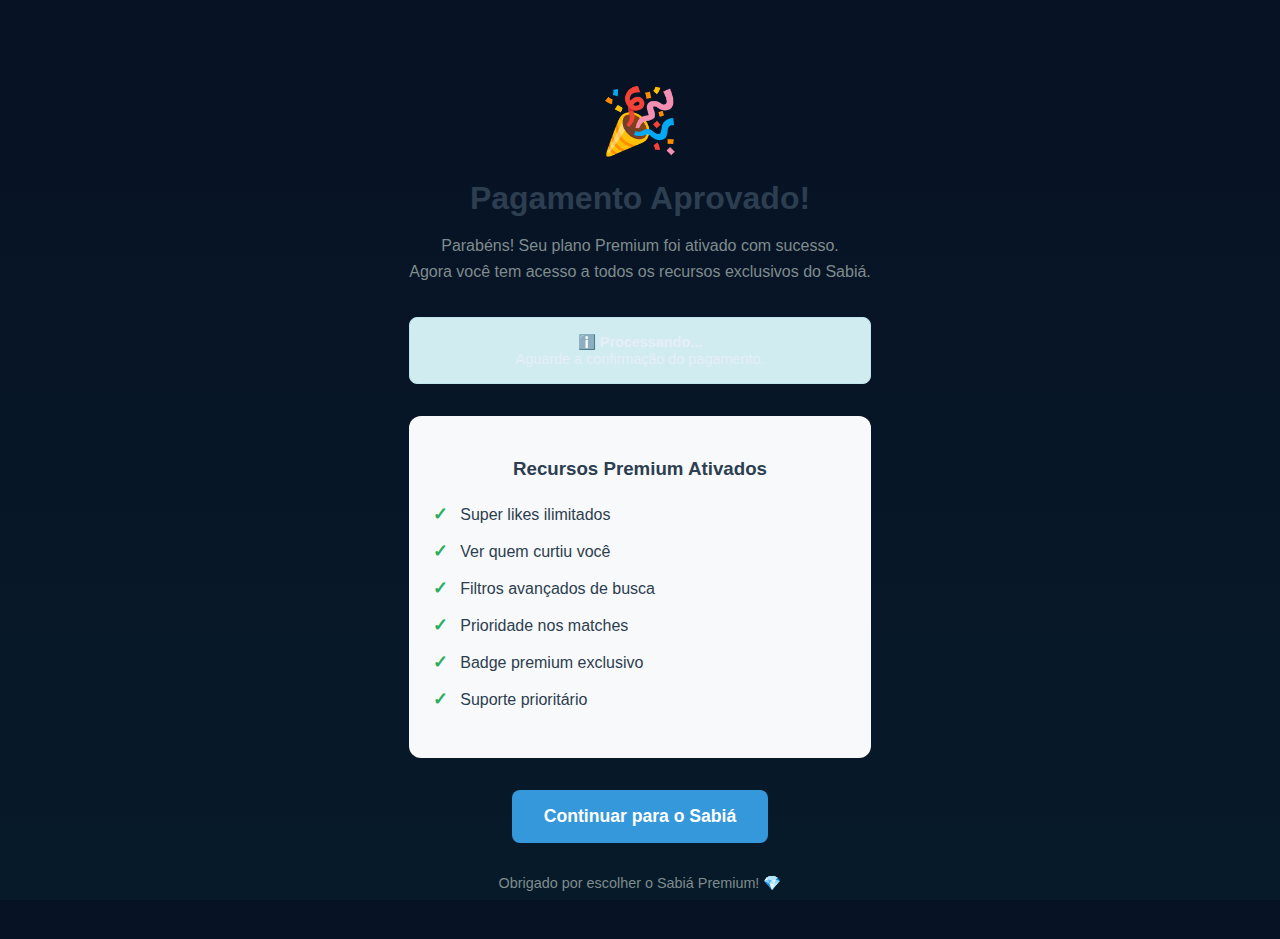
<file: projeto-master/success.html>
<!DOCTYPE html>
<html lang="pt-BR">
<head>
    <meta charset="utf-8">
    <meta name="viewport" content="width=device-width,initial-scale=1">
    <title>Pagamento Aprovado - Sabiá</title>
    <link rel="stylesheet" href="assets/css/base.css">
    <link rel="icon" href="data:,">
    <style>
        .callback-page {
            max-width: 600px;
            margin: 2rem auto;
            padding: 2rem;
            text-align: center;
            font-family: -apple-system, BlinkMacSystemFont, 'Segoe UI', Roboto, sans-serif;
        }
        
        .success-icon {
            font-size: 4rem;
            color: #27ae60;
            margin-bottom: 1rem;
        }
        
        .success-title {
            font-size: 2rem;
            color: #2c3e50;
            margin-bottom: 1rem;
        }
        
        .success-message {
            color: #7f8c8d;
            margin-bottom: 2rem;
            line-height: 1.6;
        }
        
        .premium-features {
            background: #f8f9fa;
            padding: 1.5rem;
            border-radius: 12px;
            margin: 2rem 0;
            text-align: left;
        }
        
        .premium-features h3 {
            color: #2c3e50;
            margin-bottom: 1rem;
            text-align: center;
        }
        
        .premium-features ul {
            list-style: none;
            padding: 0;
        }
        
        .premium-features li {
            padding: 0.5rem 0;
            display: flex;
            align-items: center;
            color: #2c3e50;
        }
        
        .premium-features li::before {
            content: '✓';
            color: #27ae60;
            font-weight: bold;
            margin-right: 0.75rem;
            font-size: 1.1rem;
        }
        
        .continue-button {
            background: #3498db;
            color: white;
            border: none;
            padding: 1rem 2rem;
            border-radius: 8px;
            font-size: 1.1rem;
            font-weight: bold;
            cursor: pointer;
            text-decoration: none;
            display: inline-block;
            transition: all 0.3s ease;
        }
        
        .continue-button:hover {
            background: #2980b9;
            transform: translateY(-2px);
        }
        
        .payment-info {
            background: #e8f5e8;
            border: 1px solid #c3e6cb;
            padding: 1rem;
            border-radius: 8px;
            margin: 1rem 0;
            font-size: 0.9rem;
        }
    </style>
</head>
<body>
    <div class="callback-page">
        <div class="success-icon">🎉</div>
        
        <h1 class="success-title">Pagamento Aprovado!</h1>
        
        <p class="success-message">
            Parabéns! Seu plano Premium foi ativado com sucesso.<br>
            Agora você tem acesso a todos os recursos exclusivos do Sabiá.
        </p>
        
        <div class="payment-info" id="paymentInfo">
            <strong>Status:</strong> Processando ativação do premium...
        </div>
        
        <div class="premium-features">
            <h3>Recursos Premium Ativados</h3>
            <ul>
                <li>Super likes ilimitados</li>
                <li>Ver quem curtiu você</li>
                <li>Filtros avançados de busca</li>
                <li>Prioridade nos matches</li>
                <li>Badge premium exclusivo</li>
                <li>Suporte prioritário</li>
            </ul>
        </div>
        
        <a href="main.html" class="continue-button">
            Continuar para o Sabiá
        </a>
        
        <p style="margin-top: 2rem; color: #7f8c8d; font-size: 0.9rem;">
            Obrigado por escolher o Sabiá Premium! 💎
        </p>
    </div>

    <script type="module">
        import { mercadoPagoPayments } from './assets/js/mercadopago-config.js';

        // Processar parâmetros de retorno do MercadoPago
        function processPaymentCallback() {
            const urlParams = new URLSearchParams(window.location.search);
            const paymentId = urlParams.get('payment_id');
            const status = urlParams.get('status');
            const externalReference = urlParams.get('external_reference');
            
            const paymentInfoDiv = document.getElementById('paymentInfo');
            
            if (paymentId && status === 'approved') {
                // Extrair ID do plano da referência externa
                let planId = 'monthly'; // default
                if (externalReference) {
                    const [extractedPlanId] = externalReference.split('_');
                    if (['monthly', 'yearly'].includes(extractedPlanId)) {
                        planId = extractedPlanId;
                    }
                }
                
                // Ativar premium
                try {
                    const premiumData = mercadoPagoPayments.activatePremium(planId);
                    paymentInfoDiv.innerHTML = `
                        <strong>✅ Premium Ativado!</strong><br>
                        Plano: ${premiumData.premiumPlan}<br>
                        Válido até: ${new Date(premiumData.premiumExpiration).toLocaleDateString('pt-BR')}
                    `;
                    paymentInfoDiv.style.background = '#d4edda';
                    paymentInfoDiv.style.borderColor = '#c3e6cb';
                } catch (error) {
                    console.error('Erro ao ativar premium:', error);
                    paymentInfoDiv.innerHTML = `
                        <strong>⚠️ Erro na ativação</strong><br>
                        Entre em contato com o suporte mencionando o ID: ${paymentId}
                    `;
                    paymentInfoDiv.style.background = '#fff3cd';
                    paymentInfoDiv.style.borderColor = '#ffeaa7';
                }
            } else {
                paymentInfoDiv.innerHTML = `
                    <strong>ℹ️ Processando...</strong><br>
                    Aguarde a confirmação do pagamento.
                `;
                paymentInfoDiv.style.background = '#d1ecf1';
                paymentInfoDiv.style.borderColor = '#bee5eb';
            }
        }

        // Executar quando a página carregar
        document.addEventListener('DOMContentLoaded', processPaymentCallback);
    </script>
</body>
</html>
</file>
<file: projeto-master/assets/css/base.css>
:root{
  --bg: #0f1724;
  --card: #ffffff;
  --muted: #9aa4b2;
  --accent: #ff3b30; /* like color */
  --accent-2: #3b82f6; /* premium blue */
  --glass: rgba(255,255,255,0.06);
  --card-radius: 14px;
  --max-width: 1200px;
  --shadow: 0 10px 30px rgba(2,6,23,0.6);
  font-family: Inter, system-ui, -apple-system, "Segoe UI", Roboto, "Helvetica Neue", Arial;
  color-scheme: dark;
}

*{box-sizing:border-box}
html,body{height:100%}
body{
  margin:0;
  background:linear-gradient(180deg,#071224 0%, #071a2a 100%);
  color:#e6eef8;
  display:flex;
  flex-direction:column;
  align-items:center;
  min-height:100vh;
  padding:20px;
  gap:18px;
}

.btn{
  background:var(--glass);
  color:var(--card);
  padding:8px 12px;
  border-radius:10px;
  border:1px solid rgba(255,255,255,0.04);
  cursor:pointer;
  transition:transform .12s ease, background .12s;
}
.btn:hover{transform:translateY(-2px)}
.btn.small{padding:6px 8px;font-size:13px}

.hidden { display: none !important; }

/* ===== Global button dark theme ===== */
/* Aplica o estilo preto para TODOS os botões do app */
.btn,
.btn.small,
.btn.premium,
.btn.action,
.btn.reject,
.btn.like,
.btn.super {
  background: #0b0f16 !important; /* preto/dark */
  border: 1px solid rgba(255, 255, 255, 0.14) !important;
  color: #fff !important;
}
.btn:hover { background: #111827 !important; }
</file>
<file: projeto-master/assets/css/manage-premium.css>
/* Manage Premium Page Styles */
.manage-page {
    max-width: 800px;
    margin: 2rem auto;
    padding: 2rem;
    font-family: -apple-system, BlinkMacSystemFont, 'Segoe UI', Roboto, sans-serif;
}

.manage-header {
    text-align: center;
    margin-bottom: 3rem;
}

.manage-header h1 {
    font-size: 2.5rem;
    color: #2c3e50;
    margin-bottom: 1rem;
}

.manage-header p {
    font-size: 1.1rem;
    color: #7f8c8d;
}

.plan-info {
    background: linear-gradient(135deg, #667eea 0%, #764ba2 100%);
    color: white;
    padding: 2rem;
    border-radius: 16px;
    margin-bottom: 2rem;
    text-align: center;
}

.plan-info.cancelled {
    background: linear-gradient(135deg, #95a5a6 0%, #7f8c8d 100%);
}

.plan-title {
    font-size: 1.8rem;
    font-weight: bold;
    margin-bottom: 0.5rem;
}

.plan-status {
    font-size: 1rem;
    opacity: 0.9;
    margin-bottom: 1rem;
}

.plan-details {
    display: grid;
    grid-template-columns: repeat(auto-fit, minmax(200px, 1fr));
    gap: 1rem;
    margin-top: 1.5rem;
}

.detail-item {
    background: rgba(255,255,255,0.1);
    padding: 1rem;
    border-radius: 8px;
    text-align: center;
}

.detail-label {
    font-size: 0.9rem;
    opacity: 0.8;
    margin-bottom: 0.5rem;
}

.detail-value {
    font-size: 1.1rem;
    font-weight: bold;
}

.actions-section {
    background: #f8f9fa;
    padding: 2rem;
    border-radius: 16px;
    margin-bottom: 2rem;
}

.actions-section h3 {
    color: #2c3e50;
    margin-bottom: 1.5rem;
    text-align: center;
}

.action-buttons {
    display: flex;
    gap: 1rem;
    justify-content: center;
    flex-wrap: wrap;
    margin-bottom: 1.5rem;
}

.button {
    padding: 1rem 1.5rem;
    border-radius: 8px;
    font-size: 1rem;
    font-weight: bold;
    cursor: pointer;
    text-decoration: none;
    display: inline-block;
    transition: all 0.3s ease;
    border: none;
    min-width: 150px;
}

.button-primary {
    background: #3498db;
    color: white;
}

.button-primary:hover {
    background: #2980b9;
    transform: translateY(-2px);
}

.button-danger {
    background: #e74c3c;
    color: white;
}

.button-danger:hover {
    background: #c0392b;
    transform: translateY(-2px);
}

.button-secondary {
    background: #95a5a6;
    color: white;
}

.button-secondary:hover {
    background: #7f8c8d;
    transform: translateY(-2px);
}

.back-link {
    position: absolute;
    top: 1rem;
    left: 1rem;
    color: #3498db;
    text-decoration: none;
    font-weight: bold;
    display: flex;
    align-items: center;
    gap: 0.5rem;
}

.back-link:hover {
    text-decoration: underline;
}

.loading-overlay {
    position: fixed;
    top: 0;
    left: 0;
    width: 100%;
    height: 100%;
    background: rgba(0,0,0,0.5);
    display: none;
    justify-content: center;
    align-items: center;
    z-index: 1000;
}

.loading-spinner {
    background: white;
    padding: 2rem;
    border-radius: 16px;
    text-align: center;
}

.spinner {
    width: 40px;
    height: 40px;
    border: 4px solid #f3f3f3;
    border-top: 4px solid #3498db;
    border-radius: 50%;
    animation: spin 1s linear infinite;
    margin: 0 auto 1rem;
}

@keyframes spin {
    0% { transform: rotate(0deg); }
    100% { transform: rotate(360deg); }
}

.status-message {
    padding: 1rem;
    margin: 1rem 0;
    border-radius: 8px;
    text-align: center;
}

.status-success {
    background: #d4edda;
    color: #155724;
    border: 1px solid #c3e6cb;
}

.status-error {
    background: #f8d7da;
    color: #721c24;
    border: 1px solid #f5c6cb;
}

.status-info {
    background: #d1ecf1;
    color: #0c5460;
    border: 1px solid #bee5eb;
}

.benefits-list {
    background: white;
    padding: 2rem;
    border-radius: 16px;
    margin-bottom: 2rem;
}

.benefits-list h3 {
    color: #2c3e50;
    margin-bottom: 1rem;
    text-align: center;
}

.benefits-grid {
    display: grid;
    grid-template-columns: repeat(auto-fit, minmax(250px, 1fr));
    gap: 1rem;
}

.benefit-item {
    display: flex;
    align-items: center;
    gap: 0.75rem;
    padding: 0.5rem 0;
}

.benefit-icon {
    font-size: 1.2rem;
}

.cancel-form {
    background: #fff3cd;
    border: 1px solid #ffeaa7;
    padding: 1.5rem;
    border-radius: 12px;
    margin-top: 1rem;
    display: none;
}

.cancel-form h4 {
    color: #856404;
    margin-bottom: 1rem;
}

.form-group {
    margin-bottom: 1rem;
}

.form-group label {
    display: block;
    margin-bottom: 0.5rem;
    font-weight: bold;
    color: #856404;
}

.form-group select,
.form-group textarea {
    width: 100%;
    padding: 0.75rem;
    border: 1px solid #ddd;
    border-radius: 6px;
    font-size: 0.9rem;
}

.form-group textarea {
    resize: vertical;
    min-height: 80px;
}

/* Responsive Design */
@media (max-width: 768px) {
    .manage-page {
        margin: 1rem;
        padding: 1rem;
    }
    
    .manage-header h1 {
        font-size: 2rem;
    }
    
    .plan-details {
        grid-template-columns: 1fr 1fr;
        gap: 0.5rem;
    }
    
    .detail-item {
        padding: 0.75rem;
    }
    
    .action-buttons {
        flex-direction: column;
        align-items: center;
    }
    
    .button {
        width: 100%;
        max-width: 300px;
    }
    
    .back-link {
        position: static;
        margin-bottom: 1rem;
        justify-content: center;
    }
}

@media (max-width: 480px) {
    .plan-details {
        grid-template-columns: 1fr;
    }
    
    .benefits-grid {
        grid-template-columns: 1fr;
    }
}
</file>
